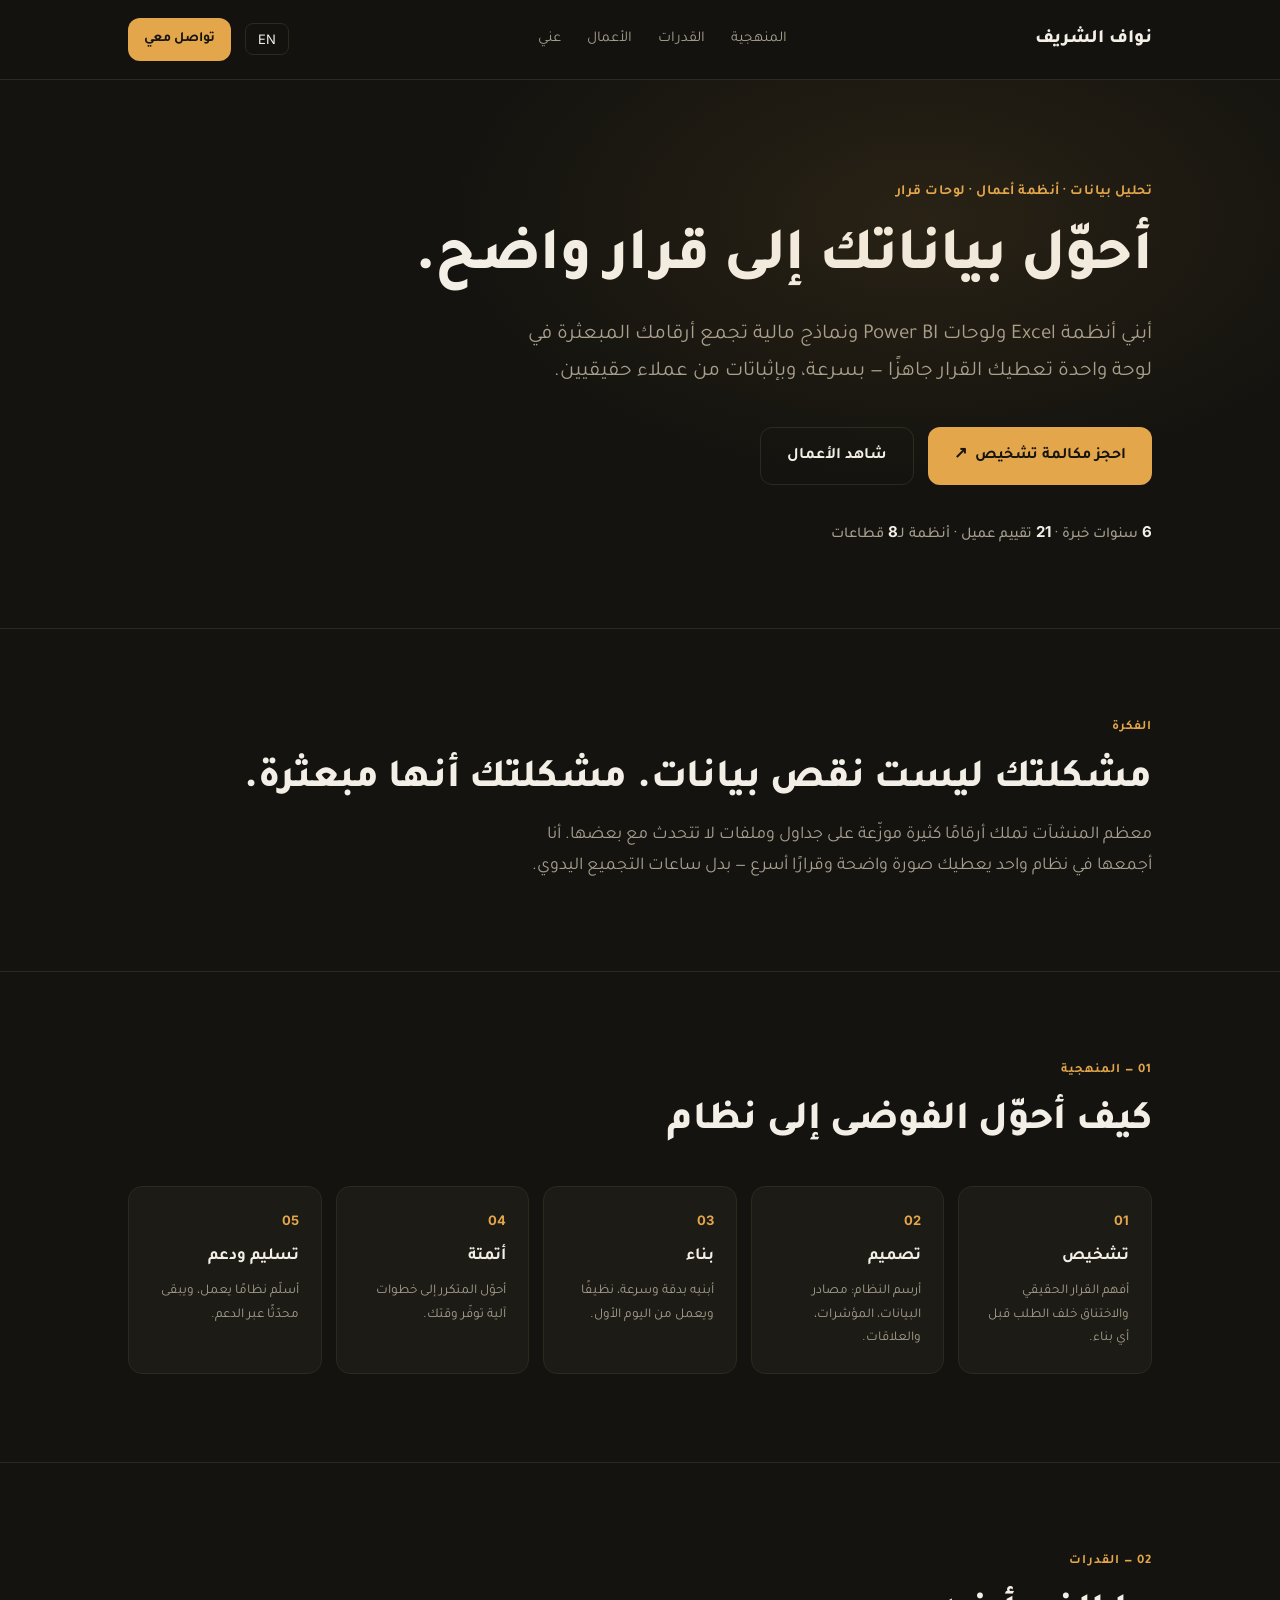
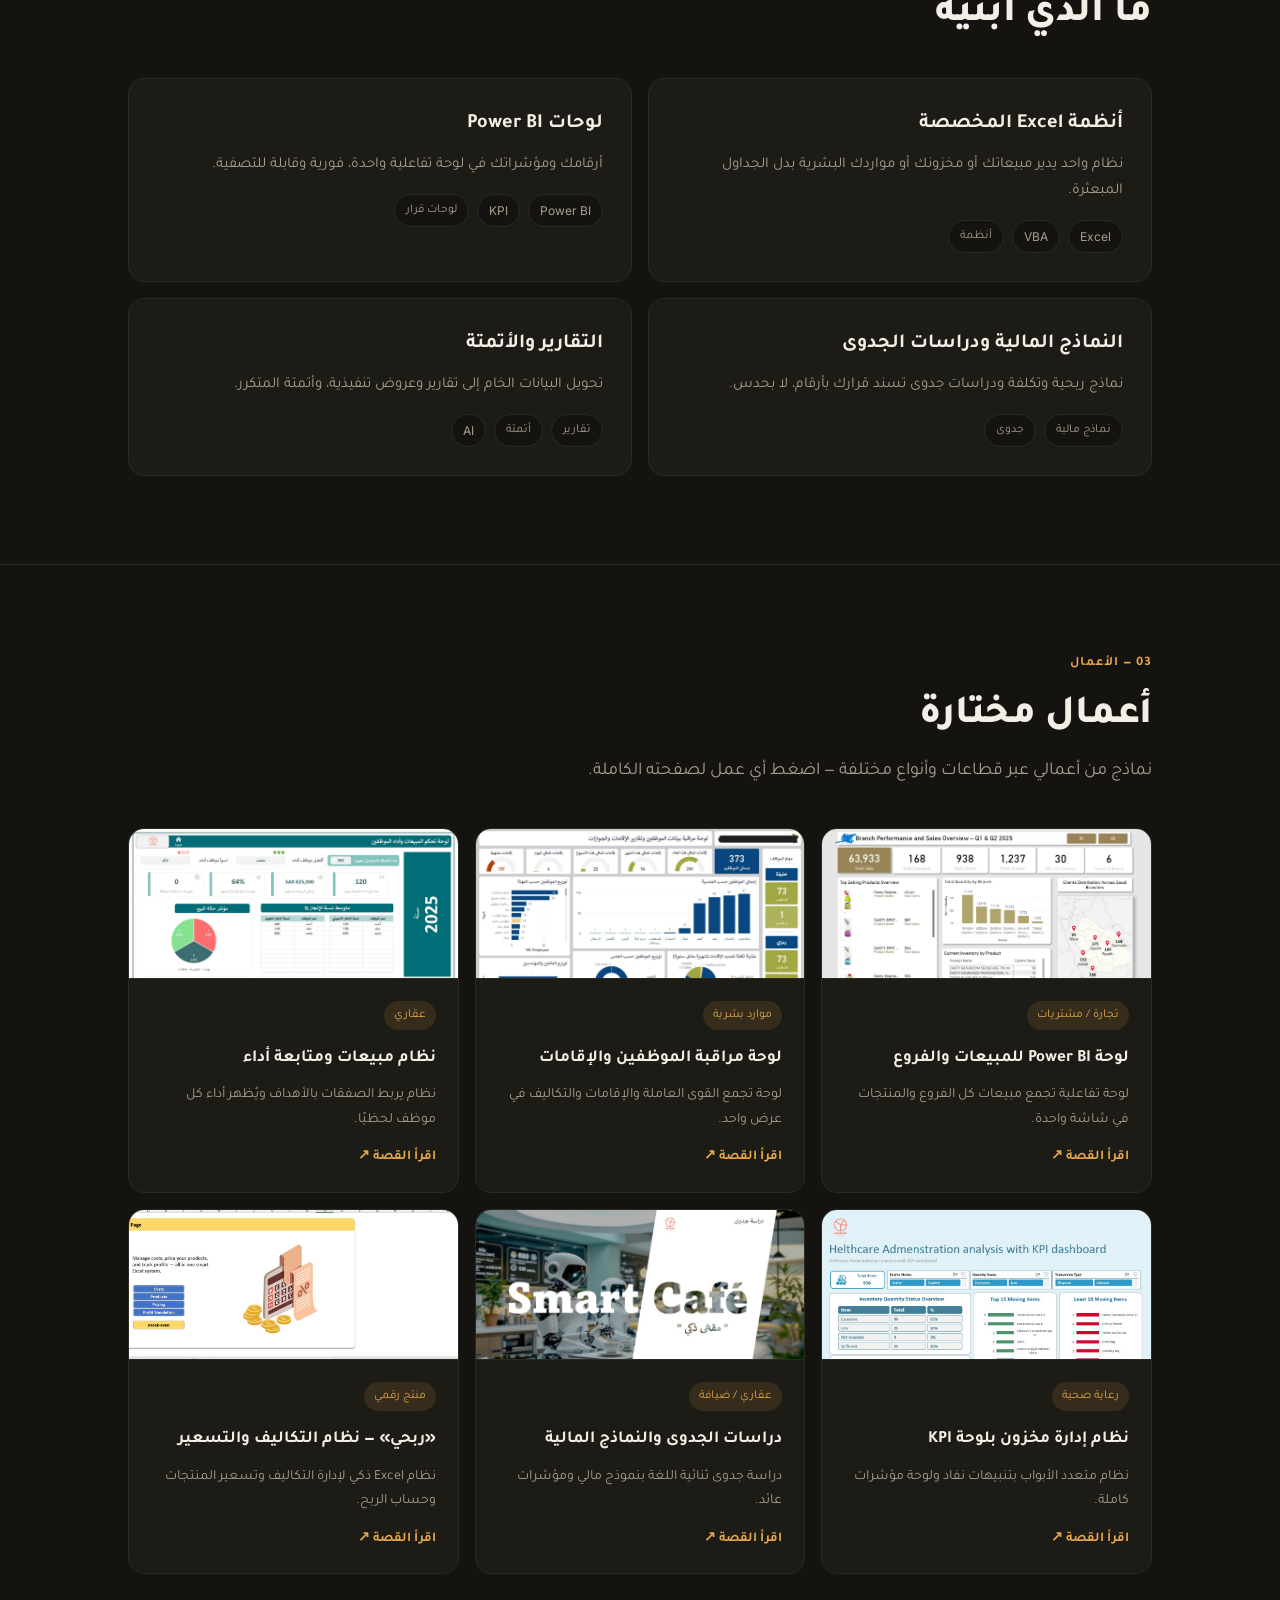
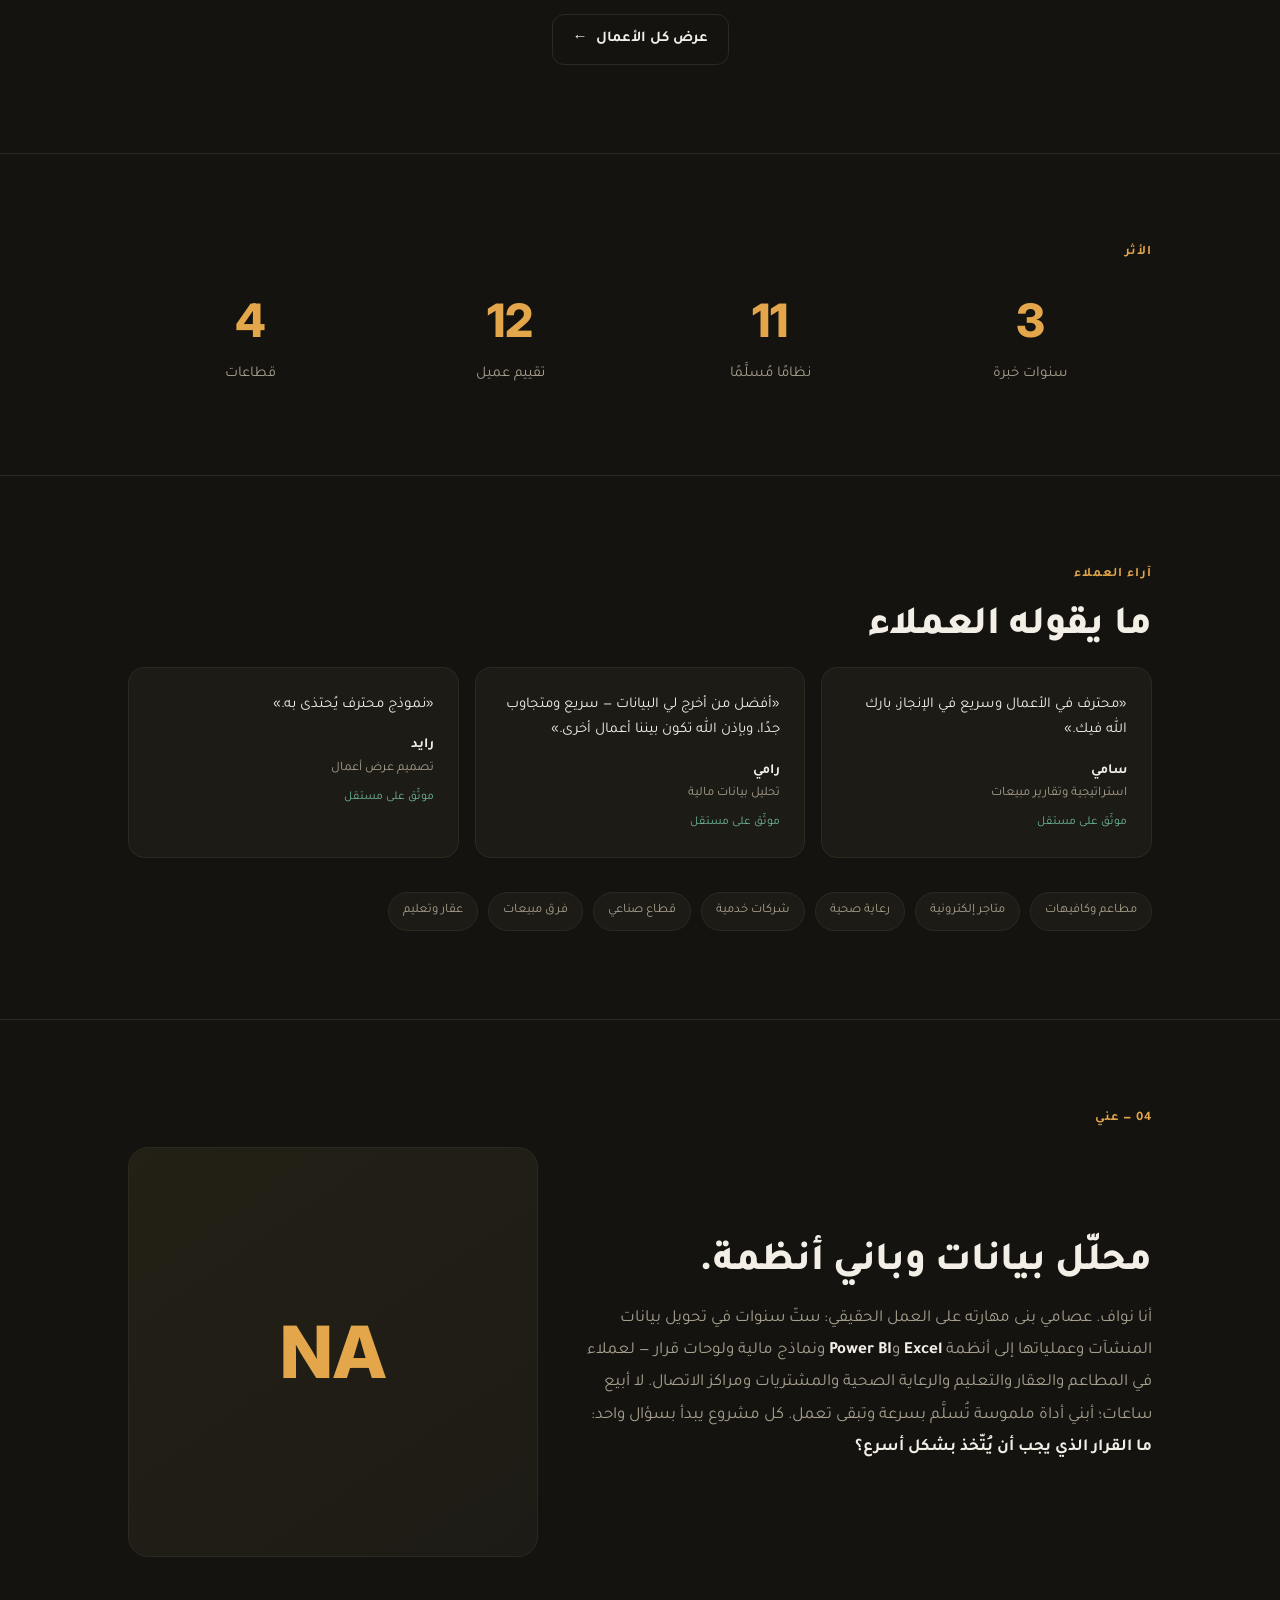
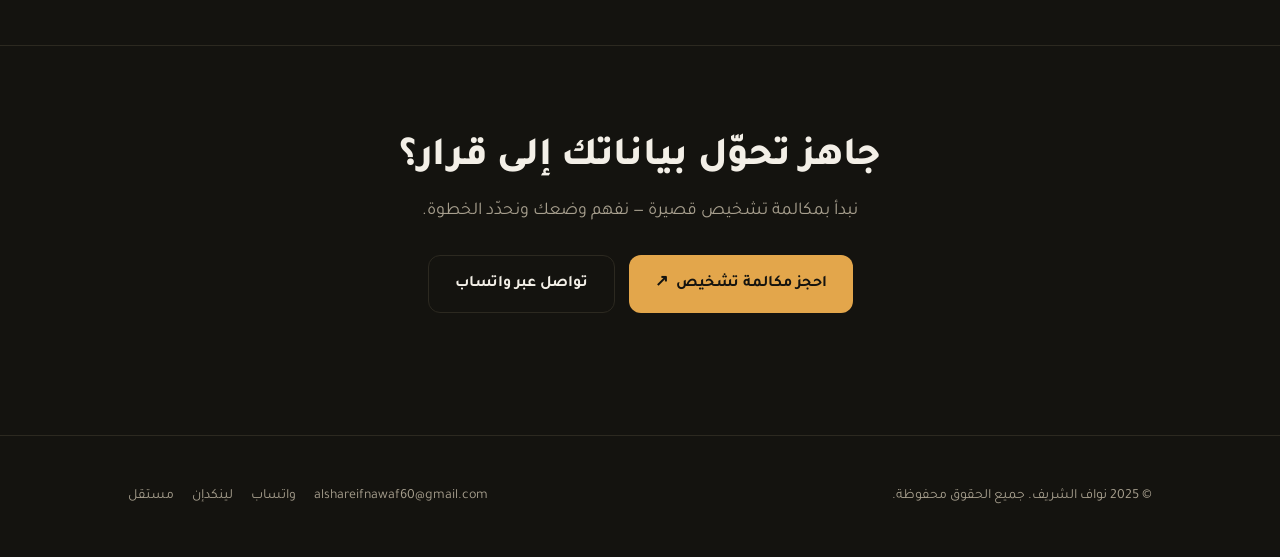
<file: index.html>
<!DOCTYPE html>
<html lang="ar" dir="rtl">
<head>
<meta charset="UTF-8">
<meta name="viewport" content="width=device-width, initial-scale=1.0">
<title>نواف الشريف — أنظمة بيانات ولوحات قرار للمنشآت</title>
<meta name="description" content="أحوّل بياناتك المبعثرة إلى أنظمة Excel وPower BI ونماذج مالية ولوحات قرار واضحة — بسرعة وبإثباتات حقيقية من عملاء في 8 قطاعات.">
<meta property="og:type" content="website">
<meta property="og:locale" content="ar_SA">
<meta property="og:title" content="نواف الشريف — أنظمة بيانات ولوحات قرار">
<meta property="og:description" content="أحوّل بياناتك إلى قرار واضح: أنظمة Excel، لوحات Power BI، ونماذج مالية.">
<link rel="preconnect" href="https://fonts.googleapis.com">
<link rel="preconnect" href="https://fonts.gstatic.com" crossorigin>
<link href="https://fonts.googleapis.com/css2?family=Tajawal:wght@400;500;700;800&family=Inter:wght@400;500;600;700&display=swap" rel="stylesheet">
<link rel="stylesheet" href="styles.css">
</head>
<body>

<header class="nav">
  <div class="nav-in">
    <div class="logo" data-ar="نواف الشريف" data-en="Nawaf Alshareif">نواف الشريف</div>
    <nav class="nav-links">
      <a href="#approach" data-ar="المنهجية" data-en="Approach">المنهجية</a>
      <a href="#capabilities" data-ar="القدرات" data-en="Capabilities">القدرات</a>
      <a href="work.html" data-ar="الأعمال" data-en="Work">الأعمال</a>
      <a href="#about" data-ar="عني" data-en="About">عني</a>
    </nav>
    <div class="nav-right">
      <button class="lang-btn" id="langBtn">EN</button>
      <a class="btn btn-primary" id="waNav" target="_blank"><span data-ar="تواصل معي" data-en="Get in touch">تواصل معي</span></a>
    </div>
  </div>
</header>

<section class="hero" id="top">
  <div class="wrap">
    <div class="eyebrow reveal" data-ar="تحليل بيانات · أنظمة أعمال · لوحات قرار" data-en="Data Analytics · Business Systems · Decision Dashboards">تحليل بيانات · أنظمة أعمال · لوحات قرار</div>
    <h1 class="reveal" data-ar="أحوّل بياناتك إلى قرار واضح." data-en="I turn your data into a clear decision.">أحوّل بياناتك إلى قرار واضح.</h1>
    <p class="sub reveal" data-ar="أبني أنظمة Excel ولوحات Power BI ونماذج مالية تجمع أرقامك المبعثرة في لوحة واحدة تعطيك القرار جاهزًا — بسرعة، وبإثباتات من عملاء حقيقيين." data-en="I build Excel systems, Power BI dashboards, and financial models that pull your scattered numbers into one clear view — fast, and backed by real client proof.">أبني أنظمة Excel ولوحات Power BI ونماذج مالية تجمع أرقامك المبعثرة في لوحة واحدة تعطيك القرار جاهزًا — بسرعة، وبإثباتات من عملاء حقيقيين.</p>
    <div class="btns reveal">
      <a class="btn btn-primary wa" target="_blank"><span data-ar="احجز مكالمة تشخيص" data-en="Book a diagnostic call">احجز مكالمة تشخيص</span> ↗</a>
      <a class="btn btn-ghost" href="work.html"><span data-ar="شاهد الأعمال" data-en="See the work">شاهد الأعمال</span></a>
    </div>
    <div class="statbar reveal"><b>6</b> <span data-ar="سنوات خبرة" data-en="years">سنوات خبرة</span> · <b>21</b> <span data-ar="تقييم عميل" data-en="client reviews">تقييم عميل</span> · <span data-ar="أنظمة لـ" data-en="systems for">أنظمة لـ</span><b>8</b> <span data-ar="قطاعات" data-en="sectors">قطاعات</span></div>
  </div>
</section>

<section id="shift">
  <div class="wrap">
    <div class="tag reveal" data-ar="الفكرة" data-en="THE SHIFT">الفكرة</div>
    <h2 class="reveal" data-ar="مشكلتك ليست نقص بيانات. مشكلتك أنها مبعثرة." data-en="Your problem isn't missing data. It's scattered data.">مشكلتك ليست نقص بيانات. مشكلتك أنها مبعثرة.</h2>
    <p class="lead reveal" data-ar="معظم المنشآت تملك أرقامًا كثيرة موزّعة على جداول وملفات لا تتحدث مع بعضها. أنا أجمعها في نظام واحد يعطيك صورة واضحة وقرارًا أسرع — بدل ساعات التجميع اليدوي." data-en="Most businesses already have plenty of numbers — scattered across sheets and files that don't talk to each other. I pull them into one system that gives you a clear picture and a faster decision.">معظم المنشآت تملك أرقامًا كثيرة موزّعة على جداول وملفات لا تتحدث مع بعضها. أنا أجمعها في نظام واحد يعطيك صورة واضحة وقرارًا أسرع — بدل ساعات التجميع اليدوي.</p>
  </div>
</section>

<section id="approach">
  <div class="wrap">
    <div class="tag reveal" data-ar="01 — المنهجية" data-en="01 — APPROACH">01 — المنهجية</div>
    <h2 class="reveal" data-ar="كيف أحوّل الفوضى إلى نظام" data-en="How I turn chaos into a system">كيف أحوّل الفوضى إلى نظام</h2>
    <div class="steps">
      <div class="step reveal"><div class="n">01</div><h4 data-ar="تشخيص" data-en="Diagnose">تشخيص</h4><p data-ar="أفهم القرار الحقيقي والاختناق خلف الطلب قبل أي بناء." data-en="I find the real decision and the true bottleneck before building.">أفهم القرار الحقيقي والاختناق خلف الطلب قبل أي بناء.</p></div>
      <div class="step reveal"><div class="n">02</div><h4 data-ar="تصميم" data-en="Design">تصميم</h4><p data-ar="أرسم النظام: مصادر البيانات، المؤشرات، والعلاقات." data-en="I map the system: data sources, KPIs, and relationships.">أرسم النظام: مصادر البيانات، المؤشرات، والعلاقات.</p></div>
      <div class="step reveal"><div class="n">03</div><h4 data-ar="بناء" data-en="Build">بناء</h4><p data-ar="أبنيه بدقة وسرعة، نظيفًا ويعمل من اليوم الأول." data-en="I build it precisely and fast — clean and working from day one.">أبنيه بدقة وسرعة، نظيفًا ويعمل من اليوم الأول.</p></div>
      <div class="step reveal"><div class="n">04</div><h4 data-ar="أتمتة" data-en="Automate">أتمتة</h4><p data-ar="أحوّل المتكرر إلى خطوات آلية توفّر وقتك." data-en="I turn the repetitive into automated steps that save your time.">أحوّل المتكرر إلى خطوات آلية توفّر وقتك.</p></div>
      <div class="step reveal"><div class="n">05</div><h4 data-ar="تسليم ودعم" data-en="Deliver & support">تسليم ودعم</h4><p data-ar="أسلّم نظامًا يعمل، ويبقى محدّثًا عبر الدعم." data-en="I deliver a working system and keep it updated through support.">أسلّم نظامًا يعمل، ويبقى محدّثًا عبر الدعم.</p></div>
    </div>
  </div>
</section>

<section id="capabilities">
  <div class="wrap">
    <div class="tag reveal" data-ar="02 — القدرات" data-en="02 — CAPABILITIES">02 — القدرات</div>
    <h2 class="reveal" data-ar="ما الذي أبنيه" data-en="What I build">ما الذي أبنيه</h2>
    <div class="grid">
      <div class="card reveal"><h3 data-ar="أنظمة Excel المخصصة" data-en="Custom Excel Systems">أنظمة Excel المخصصة</h3><p data-ar="نظام واحد يدير مبيعاتك أو مخزونك أو مواردك البشرية بدل الجداول المبعثرة." data-en="One system to run your sales, inventory, or HR instead of scattered sheets.">نظام واحد يدير مبيعاتك أو مخزونك أو مواردك البشرية بدل الجداول المبعثرة.</p><div class="chips"><span class="chip en">Excel</span><span class="chip en">VBA</span><span class="chip" data-ar="أنظمة" data-en="Systems">أنظمة</span></div></div>
      <div class="card reveal"><h3 data-ar="لوحات Power BI" data-en="Power BI Dashboards">لوحات Power BI</h3><p data-ar="أرقامك ومؤشراتك في لوحة تفاعلية واحدة، فورية وقابلة للتصفية." data-en="Your numbers and KPIs in one interactive dashboard — live and filterable.">أرقامك ومؤشراتك في لوحة تفاعلية واحدة، فورية وقابلة للتصفية.</p><div class="chips"><span class="chip en">Power BI</span><span class="chip en">KPI</span><span class="chip" data-ar="لوحات قرار" data-en="Decision boards">لوحات قرار</span></div></div>
      <div class="card reveal"><h3 data-ar="النماذج المالية ودراسات الجدوى" data-en="Financial Models & Feasibility">النماذج المالية ودراسات الجدوى</h3><p data-ar="نماذج ربحية وتكلفة ودراسات جدوى تسند قرارك بأرقام، لا بحدس." data-en="Profit, cost, and feasibility models that back your decision with numbers.">نماذج ربحية وتكلفة ودراسات جدوى تسند قرارك بأرقام، لا بحدس.</p><div class="chips"><span class="chip" data-ar="نماذج مالية" data-en="Financial models">نماذج مالية</span><span class="chip" data-ar="جدوى" data-en="Feasibility">جدوى</span></div></div>
      <div class="card reveal"><h3 data-ar="التقارير والأتمتة" data-en="Reporting & Automation">التقارير والأتمتة</h3><p data-ar="تحويل البيانات الخام إلى تقارير وعروض تنفيذية، وأتمتة المتكرر." data-en="Turning raw data into executive reports and decks, and automating the repetitive.">تحويل البيانات الخام إلى تقارير وعروض تنفيذية، وأتمتة المتكرر.</p><div class="chips"><span class="chip" data-ar="تقارير" data-en="Reports">تقارير</span><span class="chip" data-ar="أتمتة" data-en="Automation">أتمتة</span><span class="chip en">AI</span></div></div>
    </div>
  </div>
</section>

<section id="work">
  <div class="wrap">
    <div class="tag reveal" data-ar="03 — الأعمال" data-en="03 — WORK">03 — الأعمال</div>
    <h2 class="reveal" data-ar="أعمال مختارة" data-en="Selected work">أعمال مختارة</h2>
    <p class="lead reveal" data-ar="نماذج من أعمالي عبر قطاعات وأنواع مختلفة — اضغط أي عمل لصفحته الكاملة." data-en="A selection of my work across sectors and types — click any project for its full page.">نماذج من أعمالي عبر قطاعات وأنواع مختلفة — اضغط أي عمل لصفحته الكاملة.</p>
    <div class="work" id="highlights"></div>
    <div class="viewall reveal"><a class="btn btn-ghost" href="work.html"><span data-ar="عرض كل الأعمال" data-en="View all work">عرض كل الأعمال</span> ←</a></div>
  </div>
</section>

<section id="impact">
  <div class="wrap">
    <div class="tag reveal" data-ar="الأثر" data-en="IMPACT">الأثر</div>
    <div class="impact">
      <div class="reveal"><div class="num" data-count="6">0</div><div class="lbl" data-ar="سنوات خبرة" data-en="Years of experience">سنوات خبرة</div></div>
      <div class="reveal"><div class="num" data-count="19" data-suffix="+">0</div><div class="lbl" data-ar="نظامًا مُسلَّمًا" data-en="Systems delivered">نظامًا مُسلَّمًا</div></div>
      <div class="reveal"><div class="num" data-count="21">0</div><div class="lbl" data-ar="تقييم عميل" data-en="Client reviews">تقييم عميل</div></div>
      <div class="reveal"><div class="num" data-count="8">0</div><div class="lbl" data-ar="قطاعات" data-en="Sectors">قطاعات</div></div>
    </div>
  </div>
</section>

<section id="testimonials">
  <div class="wrap">
    <div class="tag reveal" data-ar="آراء العملاء" data-en="TESTIMONIALS">آراء العملاء</div>
    <h2 class="reveal" data-ar="ما يقوله العملاء" data-en="What clients say">ما يقوله العملاء</h2>
    <div class="tgrid">
      <div class="tcard reveal"><div class="q" data-ar="«محترف في الأعمال وسريع في الإنجاز، بارك الله فيك.»" data-en="“Professional and fast to deliver — thank you.”">«محترف في الأعمال وسريع في الإنجاز، بارك الله فيك.»</div><div class="who">سامي</div><div class="role" data-ar="استراتيجية وتقارير مبيعات" data-en="Sales strategy & reports">استراتيجية وتقارير مبيعات</div><div class="badge" data-ar="موثّق على مستقل" data-en="Verified on Mostaql">موثّق على مستقل</div></div>
      <div class="tcard reveal"><div class="q" data-ar="«أفضل من أخرج لي البيانات — سريع ومتجاوب جدًا، وبإذن الله تكون بيننا أعمال أخرى.»" data-en="“The best at getting my data out — fast and responsive; more work to come.”">«أفضل من أخرج لي البيانات — سريع ومتجاوب جدًا، وبإذن الله تكون بيننا أعمال أخرى.»</div><div class="who">رامي</div><div class="role" data-ar="تحليل بيانات مالية" data-en="Financial data analysis">تحليل بيانات مالية</div><div class="badge" data-ar="موثّق على مستقل" data-en="Verified on Mostaql">موثّق على مستقل</div></div>
      <div class="tcard reveal"><div class="q" data-ar="«نموذج محترف يُحتذى به.»" data-en="“A professional model to follow.”">«نموذج محترف يُحتذى به.»</div><div class="who">رايد</div><div class="role" data-ar="تصميم عرض أعمال" data-en="Business deck design">تصميم عرض أعمال</div><div class="badge" data-ar="موثّق على مستقل" data-en="Verified on Mostaql">موثّق على مستقل</div></div>
    </div>
    <div class="sectors reveal">
      <span data-ar="مطاعم وكافيهات" data-en="Restaurants & cafés">مطاعم وكافيهات</span>
      <span data-ar="متاجر إلكترونية" data-en="E-commerce">متاجر إلكترونية</span>
      <span data-ar="رعاية صحية" data-en="Healthcare">رعاية صحية</span>
      <span data-ar="شركات خدمية" data-en="Services">شركات خدمية</span>
      <span data-ar="قطاع صناعي" data-en="Industrial">قطاع صناعي</span>
      <span data-ar="فرق مبيعات" data-en="Sales teams">فرق مبيعات</span>
      <span data-ar="عقار وتعليم" data-en="Real estate & education">عقار وتعليم</span>
    </div>
  </div>
</section>

<section id="about">
  <div class="wrap about">
    <div class="tag reveal" data-ar="04 — عني" data-en="04 — ABOUT">04 — عني</div>
    <div class="about-grid">
      <div>
        <h2 class="reveal" data-ar="محلّل بيانات وباني أنظمة." data-en="A data analyst and systems builder.">محلّل بيانات وباني أنظمة.</h2>
        <p class="reveal" data-ar="أنا نواف. عصامي بنى مهارته على العمل الحقيقي: ستّ سنوات في تحويل بيانات المنشآت وعملياتها إلى أنظمة <b>Excel</b> و<b>Power BI</b> ونماذج مالية ولوحات قرار — لعملاء في المطاعم والعقار والتعليم والرعاية الصحية والمشتريات ومراكز الاتصال. لا أبيع ساعات؛ أبني أداة ملموسة تُسلَّم بسرعة وتبقى تعمل. كل مشروع يبدأ بسؤال واحد: <b>ما القرار الذي يجب أن يُتّخذ بشكل أسرع؟</b>" data-en="I'm Nawaf — a self-taught professional who built his skill on real work: six years turning companies' data and operations into <b>Excel</b> systems, <b>Power BI</b> dashboards, financial models and decision boards. I don't sell hours; I build a tangible tool that ships fast and keeps working. Every project starts with one question: <b>what decision needs to be made faster?</b>">أنا نواف. عصامي بنى مهارته على العمل الحقيقي: ستّ سنوات في تحويل بيانات المنشآت وعملياتها إلى أنظمة <b>Excel</b> و<b>Power BI</b> ونماذج مالية ولوحات قرار — لعملاء في المطاعم والعقار والتعليم والرعاية الصحية والمشتريات ومراكز الاتصال. لا أبيع ساعات؛ أبني أداة ملموسة تُسلَّم بسرعة وتبقى تعمل. كل مشروع يبدأ بسؤال واحد: <b>ما القرار الذي يجب أن يُتّخذ بشكل أسرع؟</b></p>
      </div>
      <div class="monogram reveal">NA</div>
    </div>
  </div>
</section>

<section class="cta" id="contact">
  <div class="wrap">
    <h2 class="reveal" data-ar="جاهز تحوّل بياناتك إلى قرار؟" data-en="Ready to turn your data into a decision?">جاهز تحوّل بياناتك إلى قرار؟</h2>
    <p class="reveal" data-ar="نبدأ بمكالمة تشخيص قصيرة — نفهم وضعك ونحدّد الخطوة." data-en="We start with a short diagnostic call — understand your situation and define the step.">نبدأ بمكالمة تشخيص قصيرة — نفهم وضعك ونحدّد الخطوة.</p>
    <div class="btns reveal">
      <a class="btn btn-primary wa" target="_blank"><span data-ar="احجز مكالمة تشخيص" data-en="Book a diagnostic call">احجز مكالمة تشخيص</span> ↗</a>
      <a class="btn btn-ghost wa" target="_blank"><span data-ar="تواصل عبر واتساب" data-en="Chat on WhatsApp">تواصل عبر واتساب</span></a>
    </div>
  </div>
</section>

<footer>
  <div class="wrap foot-in">
    <div data-ar="© 2025 نواف الشريف. جميع الحقوق محفوظة." data-en="© 2025 Nawaf Alshareif. All rights reserved.">© 2025 نواف الشريف. جميع الحقوق محفوظة.</div>
    <div class="foot-links">
      <a href="mailto:alshareifnawaf60@gmail.com">alshareifnawaf60@gmail.com</a>
      <a class="wa" target="_blank" data-ar="واتساب" data-en="WhatsApp">واتساب</a>
      <a href="https://www.linkedin.com/in/نواف-الشريف-0620a7331" target="_blank" data-ar="لينكدإن" data-en="LinkedIn">لينكدإن</a>
      <a href="https://mostaql.com/u/EngNawaf/reviews" target="_blank" data-ar="مستقل" data-en="Mostaql">مستقل</a>
    </div>
  </div>
</footer>

<script src="projects.js"></script>
<script>
window.__renderPage=window.__rerender=function(){
  var box=document.getElementById("highlights"); if(!box)return;
  box.innerHTML=PROJECTS.filter(function(p){return p.highlight;}).map(window.__cardHTML).join("");
  box.querySelectorAll(".reveal").forEach(function(el){el.classList.add("in");});
};
</script>
</body>
</html>
</file>
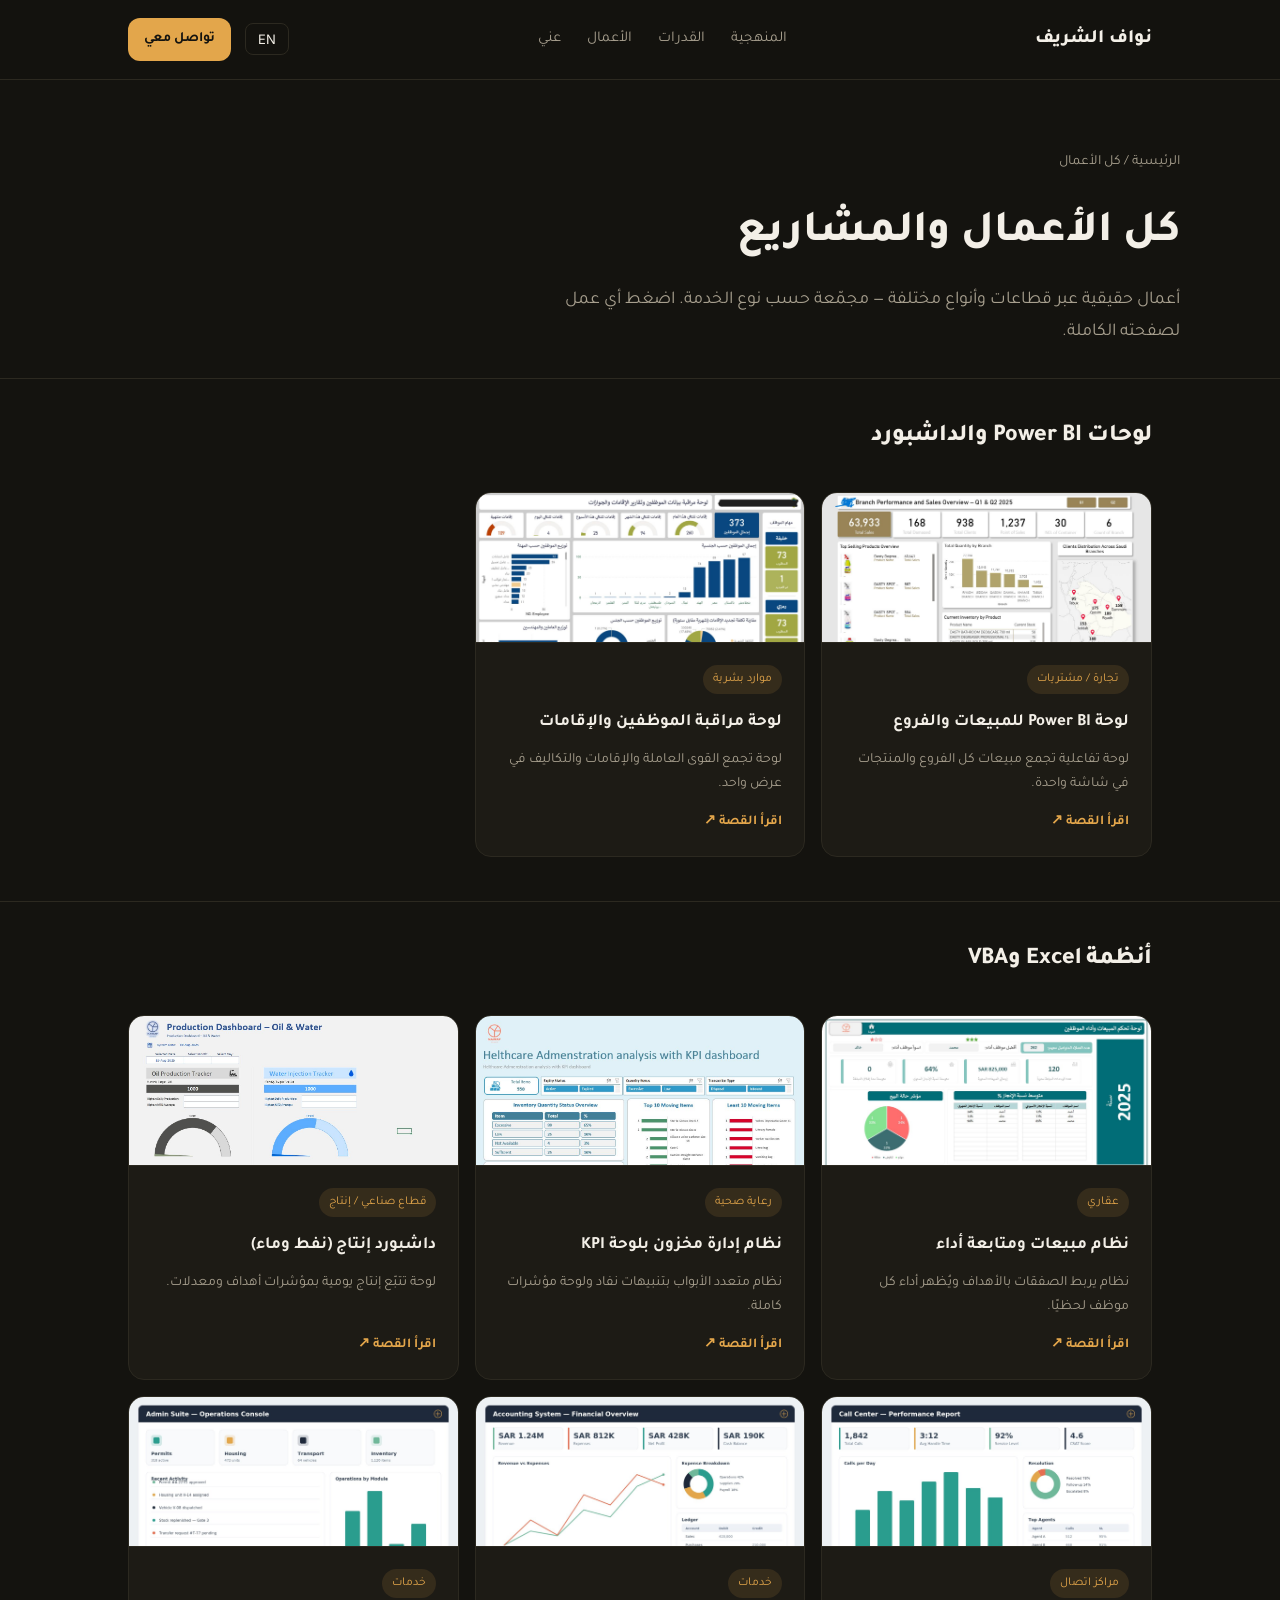
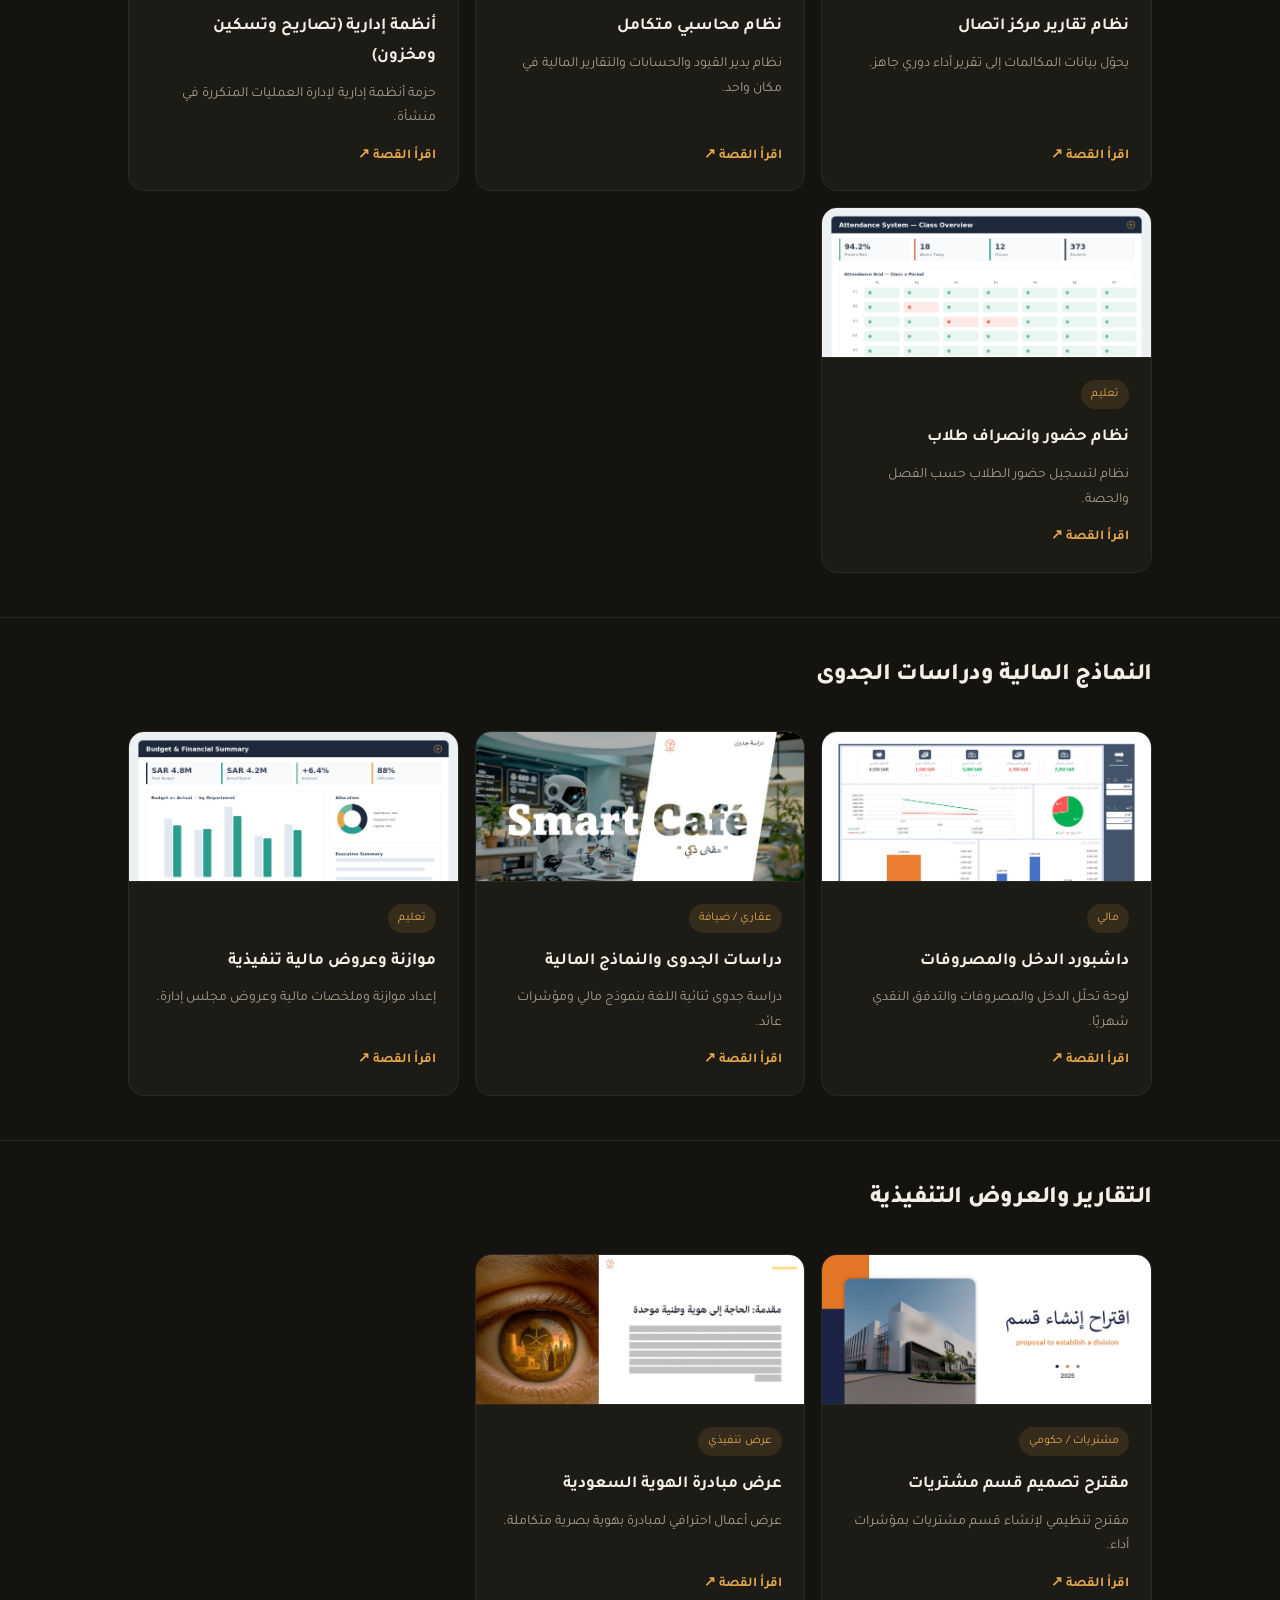
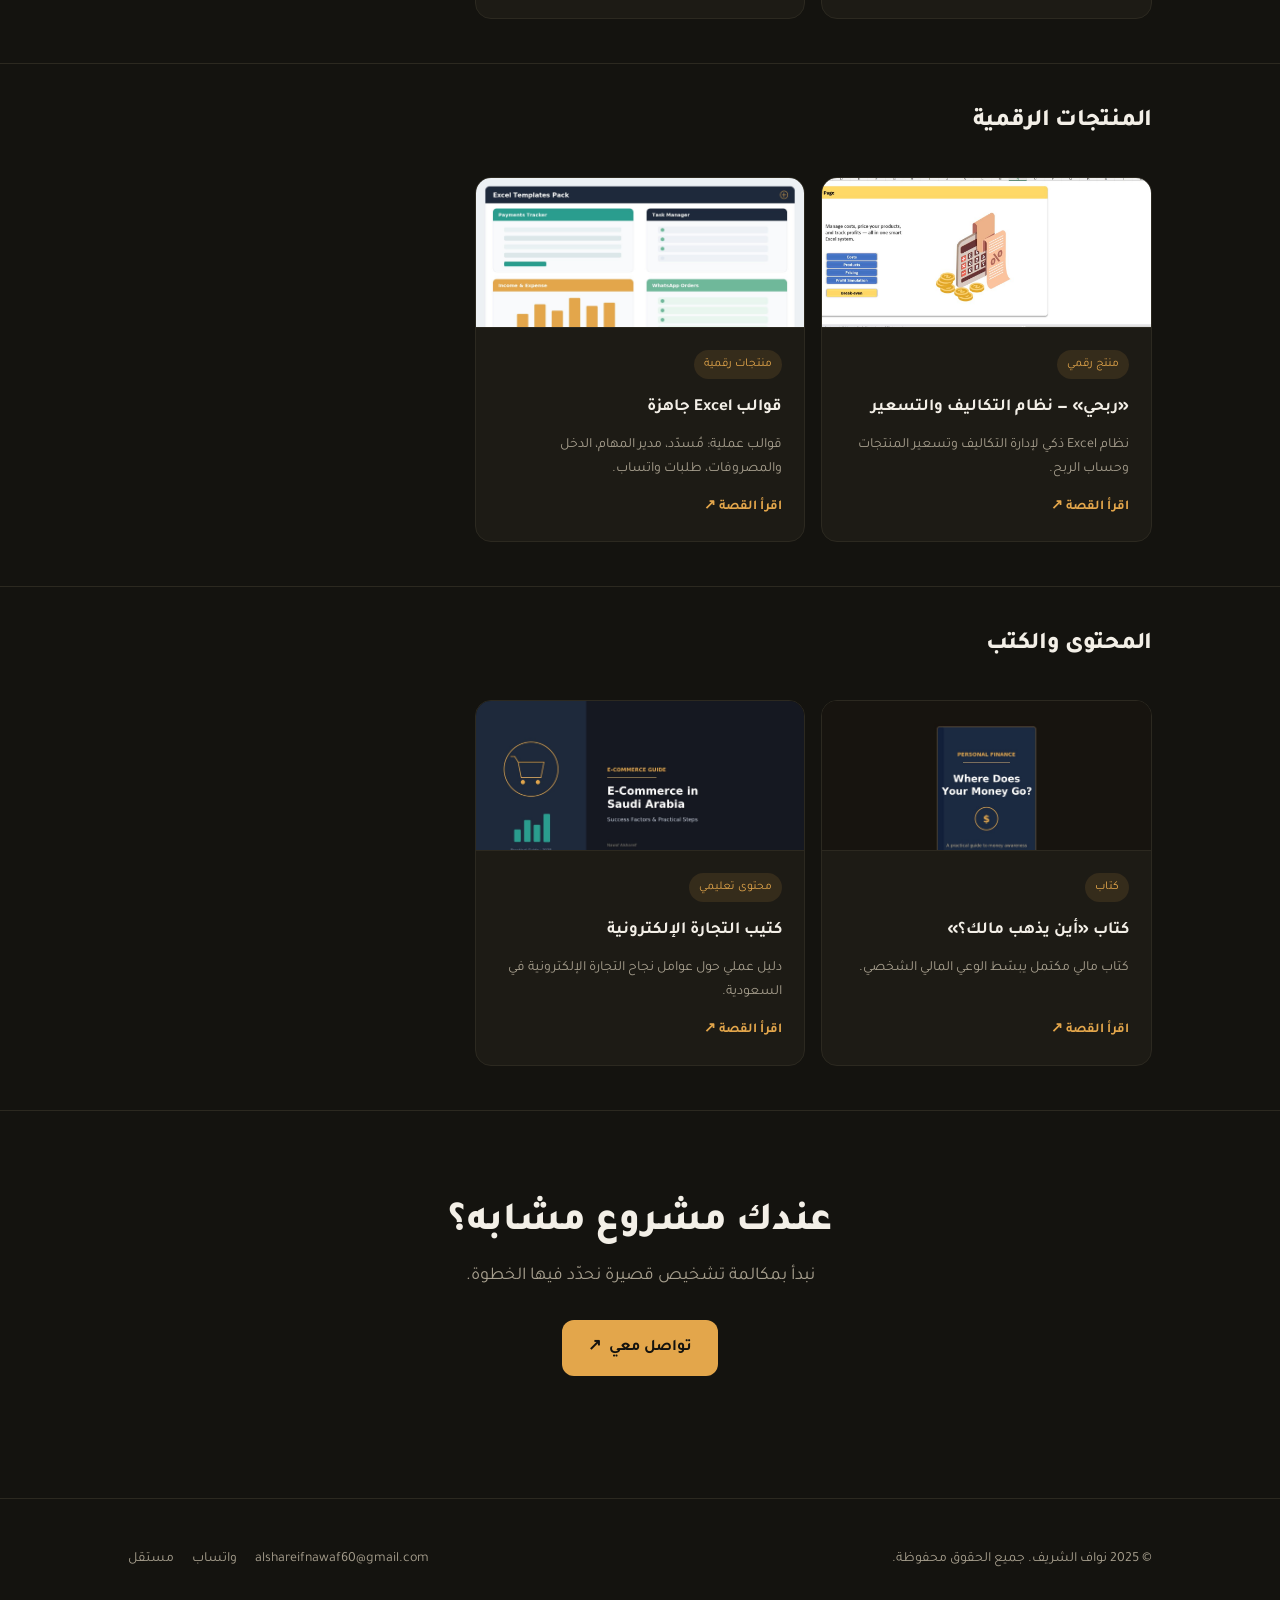
<file: work.html>
<!DOCTYPE html>
<html lang="ar" dir="rtl">
<head>
<meta charset="UTF-8">
<meta name="viewport" content="width=device-width, initial-scale=1.0">
<title>كل الأعمال — نواف الشريف</title>
<meta name="description" content="معرض كامل لأعمال نواف الشريف: لوحات Power BI، أنظمة Excel، نماذج مالية ودراسات جدوى، تقارير، ومنتجات رقمية.">
<link rel="preconnect" href="https://fonts.googleapis.com">
<link rel="preconnect" href="https://fonts.gstatic.com" crossorigin>
<link href="https://fonts.googleapis.com/css2?family=Tajawal:wght@400;500;700;800&family=Inter:wght@400;500;600;700&display=swap" rel="stylesheet">
<link rel="stylesheet" href="styles.css">
</head>
<body>

<header class="nav">
  <div class="nav-in">
    <a class="logo" href="index.html" data-ar="نواف الشريف" data-en="Nawaf Alshareif">نواف الشريف</a>
    <nav class="nav-links">
      <a href="index.html#approach" data-ar="المنهجية" data-en="Approach">المنهجية</a>
      <a href="index.html#capabilities" data-ar="القدرات" data-en="Capabilities">القدرات</a>
      <a href="work.html" data-ar="الأعمال" data-en="Work">الأعمال</a>
      <a href="index.html#about" data-ar="عني" data-en="About">عني</a>
    </nav>
    <div class="nav-right">
      <button class="lang-btn" id="langBtn">EN</button>
      <a class="btn btn-primary" id="waNav" target="_blank"><span data-ar="تواصل معي" data-en="Get in touch">تواصل معي</span></a>
    </div>
  </div>
</header>

<div class="wrap page-head">
  <div class="crumb"><a href="index.html" data-ar="الرئيسية" data-en="Home">الرئيسية</a> / <span data-ar="كل الأعمال" data-en="All work">كل الأعمال</span></div>
  <h1 data-ar="كل الأعمال والمشاريع" data-en="All work & projects">كل الأعمال والمشاريع</h1>
  <p data-ar="أعمال حقيقية عبر قطاعات وأنواع مختلفة — مجمّعة حسب نوع الخدمة. اضغط أي عمل لصفحته الكاملة." data-en="Real work across sectors and types — grouped by service. Click any project for its full page.">أعمال حقيقية عبر قطاعات وأنواع مختلفة — مجمّعة حسب نوع الخدمة. اضغط أي عمل لصفحته الكاملة.</p>
</div>

<main id="allwork"></main>

<section class="cta" id="contact">
  <div class="wrap">
    <h2 data-ar="عندك مشروع مشابه؟" data-en="Have a similar project?">عندك مشروع مشابه؟</h2>
    <p data-ar="نبدأ بمكالمة تشخيص قصيرة نحدّد فيها الخطوة." data-en="We start with a short diagnostic call to define the step.">نبدأ بمكالمة تشخيص قصيرة نحدّد فيها الخطوة.</p>
    <div class="btns"><a class="btn btn-primary wa" target="_blank"><span data-ar="تواصل معي" data-en="Get in touch">تواصل معي</span> ↗</a></div>
  </div>
</section>

<footer>
  <div class="wrap foot-in">
    <div data-ar="© 2025 نواف الشريف. جميع الحقوق محفوظة." data-en="© 2025 Nawaf Alshareif. All rights reserved.">© 2025 نواف الشريف. جميع الحقوق محفوظة.</div>
    <div class="foot-links">
      <a href="mailto:alshareifnawaf60@gmail.com">alshareifnawaf60@gmail.com</a>
      <a class="wa" target="_blank" data-ar="واتساب" data-en="WhatsApp">واتساب</a>
      <a href="https://mostaql.com/u/EngNawaf/reviews" target="_blank" data-ar="مستقل" data-en="Mostaql">مستقل</a>
    </div>
  </div>
</footer>

<script src="projects.js"></script>
<script>
window.__renderPage=window.__rerender=function(){
  var root=document.getElementById("allwork"); if(!root)return;
  var en=window.__lang==="en";
  root.innerHTML=CATS.map(function(c){
    var items=PROJECTS.filter(function(p){return p.cat===c.id;});
    if(!items.length)return"";
    return '<section class="catsec"><div class="wrap"><h2>'+(en?c.en:c.ar)+'</h2>'+
      '<div class="work">'+items.map(window.__cardHTML).join("")+'</div></div></section>';
  }).join("");
  root.querySelectorAll(".reveal").forEach(function(el){el.classList.add("in");});
};
</script>
</body>
</html>
</file>
<file: styles.css>
:root{
  --bg:#14130F; --surface:#1D1B15; --surface2:#232016; --border:#2C2920;
  --text:#F3EFE7; --muted:#A79F8E;
  --accent:#E3A64B; --accent-hover:#C7862F; --positive:#6FB89A;
  --maxw:1080px;
}
*{margin:0;padding:0;box-sizing:border-box}
html{scroll-behavior:smooth}
body{background:var(--bg);color:var(--text);font-family:'Tajawal',sans-serif;line-height:1.75;-webkit-font-smoothing:antialiased;overflow-x:hidden}
.en{font-family:'Inter',sans-serif}
.num{font-family:'Inter',sans-serif}
.wrap{max-width:var(--maxw);margin:0 auto;padding:0 28px}
a{color:inherit;text-decoration:none}
.accent{color:var(--accent)}
section{padding:88px 0;border-top:1px solid var(--border);position:relative}
.tag{color:var(--accent);font-size:13px;letter-spacing:1px;margin-bottom:16px;font-weight:700}
h2{font-size:clamp(28px,4vw,40px);font-weight:800;margin-bottom:16px;letter-spacing:-.3px;line-height:1.2}
.lead{color:var(--muted);font-size:18px;max-width:640px}
.reveal{opacity:0;transform:translateY(24px);transition:opacity .7s ease,transform .7s ease}
.reveal.in{opacity:1;transform:none}
/* nav */
header.nav{position:sticky;top:0;z-index:50;background:rgba(20,19,15,.82);backdrop-filter:blur(12px);border-bottom:1px solid var(--border)}
.nav-in{display:flex;align-items:center;justify-content:space-between;max-width:var(--maxw);margin:0 auto;padding:18px 28px}
.logo{font-weight:800;font-size:19px}
.nav-links{display:flex;gap:26px;color:var(--muted);font-size:15px}
.nav-links a:hover{color:var(--text)}
.nav-right{display:flex;align-items:center;gap:14px}
.lang-btn{background:transparent;border:1px solid var(--border);color:var(--text);border-radius:8px;padding:7px 12px;font-size:13px;cursor:pointer;font-family:'Inter',sans-serif}
.lang-btn:hover{border-color:var(--accent)}
.btn{display:inline-flex;align-items:center;gap:8px;border-radius:12px;font-weight:700;font-size:15px;padding:11px 20px;cursor:pointer;border:none;transition:.2s}
.btn-primary{background:var(--accent);color:#14130F}
.btn-primary:hover{background:var(--accent-hover)}
.btn-ghost{background:transparent;color:var(--text);border:1px solid var(--border)}
.btn-ghost:hover{border-color:var(--accent)}
.nav .btn{padding:9px 16px;font-size:14px}
@media(max-width:760px){.nav-links{display:none}}
/* hero */
.hero{padding:100px 0 80px;position:relative;overflow:hidden;border-top:none}
.hero::before{content:"";position:absolute;inset:0;background:radial-gradient(680px 380px at 72% 25%,rgba(227,166,75,.10),transparent 70%);pointer-events:none}
.eyebrow{color:var(--accent);font-size:14px;letter-spacing:.5px;margin-bottom:22px;font-weight:700}
.hero h1{font-size:clamp(38px,6vw,60px);font-weight:800;line-height:1.12;margin-bottom:24px;letter-spacing:-.5px}
.hero .sub{font-size:clamp(17px,2.4vw,21px);color:var(--muted);max-width:640px;margin-bottom:36px}
.btns{display:flex;gap:14px;flex-wrap:wrap;margin-bottom:34px}
.btns .btn{padding:14px 26px;font-size:16px}
.statbar{color:var(--muted);font-size:15px;font-weight:500}
.statbar b{color:var(--text);font-family:'Inter',sans-serif}
/* generic grids */
.grid{display:grid;grid-template-columns:repeat(2,1fr);gap:16px;margin-top:40px}
.card{background:var(--surface);border:1px solid var(--border);border-radius:16px;padding:28px;transition:.2s}
.card:hover{border-color:var(--accent);transform:translateY(-2px)}
.card h3{font-size:20px;font-weight:700;margin-bottom:10px}
.card p{color:var(--muted);font-size:15px;margin-bottom:16px}
.chips{display:flex;gap:8px;flex-wrap:wrap}
.chip{background:var(--bg);border:1px solid var(--border);color:var(--muted);font-size:12px;padding:5px 11px;border-radius:20px}
.steps{display:grid;grid-template-columns:repeat(5,1fr);gap:14px;margin-top:40px}
.step{background:var(--surface);border:1px solid var(--border);border-radius:14px;padding:22px}
.step .n{font-family:'Inter',sans-serif;font-size:13px;color:var(--accent);font-weight:700;margin-bottom:10px}
.step h4{font-size:17px;font-weight:700;margin-bottom:8px}
.step p{color:var(--muted);font-size:13.5px}
@media(max-width:860px){.steps{grid-template-columns:1fr 1fr}.grid{grid-template-columns:1fr}}
/* work cards (shared home + work page) */
.work{display:grid;grid-template-columns:repeat(3,1fr);gap:16px;margin-top:40px}
.wcard{background:var(--surface);border:1px solid var(--border);border-radius:16px;overflow:hidden;transition:.2s;cursor:pointer;display:flex;flex-direction:column}
.wcard:hover{border-color:var(--accent);transform:translateY(-2px)}
.wcard .cover{height:150px;background:#17150F;border-bottom:1px solid var(--border);overflow:hidden}
.wcard .cover img{width:100%;height:100%;object-fit:cover;object-position:top;display:block}
.wcard .cover svg{width:100%;height:100%;display:block}
.wcard .body{padding:22px;display:flex;flex-direction:column;flex:1}
.sector{display:inline-block;align-self:flex-start;background:rgba(227,166,75,.12);color:var(--accent);font-size:12px;padding:4px 10px;border-radius:20px;margin-bottom:14px}
.wcard h4{font-size:17px;font-weight:700;margin-bottom:10px}
.wcard .prob{color:var(--muted);font-size:14px;margin-bottom:14px;flex:1}
.wcard .read{color:var(--accent);font-size:13.5px;font-weight:600}
.wcard .read::after{content:" ↗"}
@media(max-width:860px){.work{grid-template-columns:1fr}}
/* view-all button row */
.viewall{display:flex;justify-content:center;margin-top:40px}
/* impact */
.impact{display:grid;grid-template-columns:repeat(4,1fr);gap:16px;margin-top:10px;text-align:center}
.impact .num{font-size:46px;font-weight:800;color:var(--accent)}
.impact .lbl{color:var(--muted);font-size:15px}
@media(max-width:600px){.impact{grid-template-columns:1fr 1fr}}
/* testimonials */
.tgrid{display:grid;grid-template-columns:repeat(3,1fr);gap:16px;margin-top:16px}
.tcard{background:var(--surface);border:1px solid var(--border);border-radius:16px;padding:24px}
.tcard .q{font-size:15px;margin-bottom:16px;line-height:1.7}
.tcard .who{color:var(--text);font-weight:700;font-size:14px}
.tcard .role{color:var(--muted);font-size:13px}
.tcard .badge{color:var(--positive);font-size:12px;margin-top:6px}
@media(max-width:860px){.tgrid{grid-template-columns:1fr}}
.sectors{display:flex;flex-wrap:wrap;gap:10px;margin-top:34px}
.sectors span{background:var(--surface);border:1px solid var(--border);color:var(--muted);font-size:13px;padding:7px 14px;border-radius:20px}
/* about */
.about-grid{display:grid;grid-template-columns:1.4fr 1fr;gap:40px;align-items:center}
.about p{color:var(--muted);font-size:17px;line-height:1.9}
.about p b{color:var(--text)}
.monogram{background:linear-gradient(145deg,var(--surface2),var(--surface));border:1px solid var(--border);border-radius:20px;aspect-ratio:1;display:flex;align-items:center;justify-content:center;font-family:'Inter',sans-serif;font-weight:800;font-size:72px;color:var(--accent)}
@media(max-width:760px){.about-grid{grid-template-columns:1fr}}
.cta{text-align:center}
.cta h2{margin-bottom:14px}
.cta p{color:var(--muted);font-size:18px;margin-bottom:28px}
.cta .btns{justify-content:center}
footer{padding:48px 0;border-top:1px solid var(--border);color:var(--muted);font-size:14px}
.foot-in{display:flex;justify-content:space-between;flex-wrap:wrap;gap:16px;align-items:center}
.foot-links{display:flex;gap:18px}
.foot-links a:hover{color:var(--accent)}
/* ===== work.html (all works) ===== */
.page-head{padding:70px 0 30px;border-top:none}
.page-head h1{font-size:clamp(30px,5vw,44px);font-weight:800;margin-bottom:12px}
.page-head p{color:var(--muted);font-size:18px;max-width:640px}
.crumb{color:var(--muted);font-size:14px;margin-bottom:22px}
.crumb a:hover{color:var(--accent)}
.catsec{padding:44px 0;border-top:1px solid var(--border)}
.catsec h2{font-size:24px;margin-bottom:6px}
.catsec .catlead{color:var(--muted);font-size:15px;margin-bottom:6px}
/* ===== project.html ===== */
.proj-hero{padding:34px 0 0}
.proj-cover{width:100%;border-radius:18px;border:1px solid var(--border);background:#0f0e0b;display:block;margin:20px 0 6px}
.proj-title{font-size:clamp(26px,4vw,38px);font-weight:800;margin:18px 0 12px;line-height:1.25}
.proj-meta{display:flex;gap:10px;flex-wrap:wrap;margin-bottom:8px}
.proj-body{display:grid;grid-template-columns:1.5fr 1fr;gap:40px;padding:40px 0}
.proj-row{margin-bottom:22px}
.proj-row .k{color:var(--accent);font-size:13px;font-weight:700;margin-bottom:6px}
.proj-row .v{color:var(--muted);font-size:16.5px;line-height:1.85}
.proj-side{background:var(--surface);border:1px solid var(--border);border-radius:16px;padding:24px;align-self:start}
.proj-side h4{font-size:15px;margin-bottom:14px}
.proj-side .kv{display:flex;justify-content:space-between;gap:12px;padding:9px 0;border-bottom:1px solid var(--border);font-size:14px}
.proj-side .kv:last-child{border-bottom:none}
.proj-side .kv .kk{color:var(--muted)}
.proj-note{margin-top:16px;padding:12px 14px;background:var(--bg);border:1px dashed var(--border);border-radius:12px;color:var(--muted);font-size:12.5px}
.gallery{padding:20px 0 60px}
.gallery h3{font-size:20px;margin-bottom:18px}
.gal-grid{display:grid;grid-template-columns:repeat(2,1fr);gap:14px}
.gal-grid img{width:100%;border-radius:12px;border:1px solid var(--border);cursor:zoom-in;display:block}
.proj-nav{display:flex;justify-content:space-between;gap:14px;padding:30px 0 70px;border-top:1px solid var(--border)}
@media(max-width:820px){.proj-body{grid-template-columns:1fr}.gal-grid{grid-template-columns:1fr}}
/* lightbox */
.lightbox{position:fixed;inset:0;background:rgba(8,7,5,.92);z-index:120;display:none;align-items:center;justify-content:center;padding:24px;cursor:zoom-out}
.lightbox.open{display:flex}
.lightbox img{max-width:100%;max-height:100%;border-radius:10px}
body.noscroll{overflow:hidden}
/* placeholder cover */
.ph{width:100%;height:100%;display:flex;align-items:center;justify-content:center;background:linear-gradient(145deg,#201d15,#17150f)}
.ph span{font-family:'Inter',sans-serif;font-weight:800;font-size:34px;color:var(--accent);opacity:.85}
.proj-cover.ph{height:260px;border-radius:18px}
</file>
